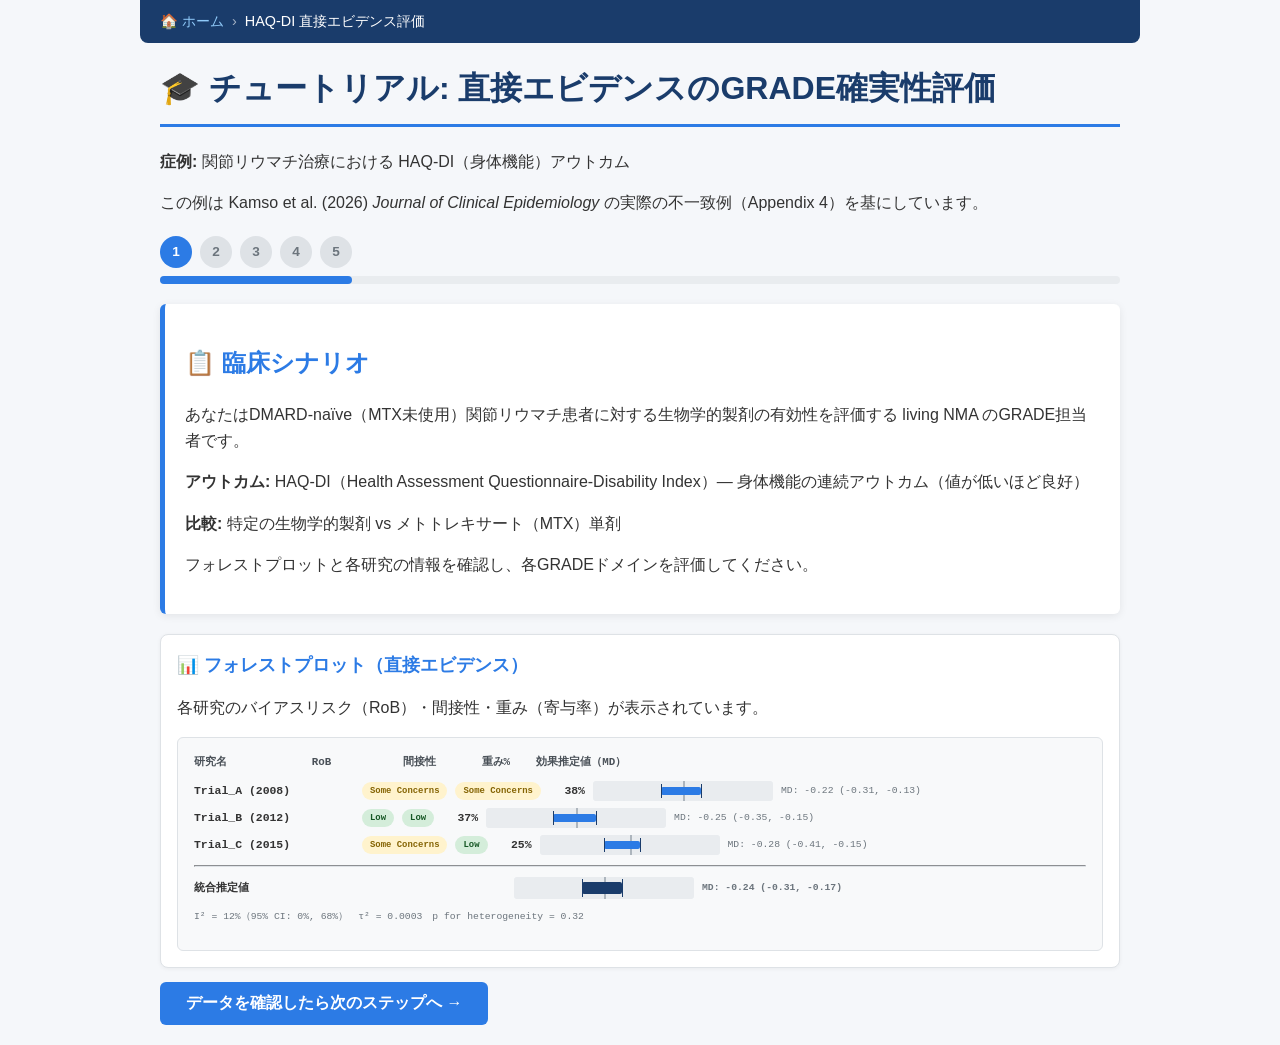
<file: tutorial_haq_direct.html>
<!DOCTYPE html>
<html lang="ja">
<head>
  <meta charset="UTF-8">
  <meta name="viewport" content="width=device-width, initial-scale=1.0">
  <title>HAQ-DI 直接エビデンス評価 | NMA-GRADE チュートリアル</title>
  <link rel="stylesheet" href="css/nma-grade-tutorial.css">
  <style>
    h1 { color: #1a3c6b; }
    .domain-title { color: #2c7be5; }
    .forest-plot {
      background: #f8f9fa;
      border: 1px solid #dee2e6;
      border-radius: 6px;
      padding: 16px;
      font-family: monospace;
      font-size: 0.88em;
      overflow-x: auto;
    }
    .study-row {
      display: flex;
      align-items: center;
      margin: 7px 0;
      gap: 8px;
      flex-wrap: wrap;
    }
    .study-name { width: 160px; font-weight: bold; flex-shrink: 0; }
    .study-ci { color: #6c757d; font-size: 0.85em; }
    .overall-box {
      background: #fff3cd;
      border: 1px solid #ffc107;
      border-radius: 8px;
      padding: 20px;
      margin: 20px 0;
    }
    .summary-table { width: 100%; border-collapse: collapse; }
    .summary-table th, .summary-table td {
      padding: 10px 14px;
      border: 1px solid #dee2e6;
      text-align: center;
    }
    .summary-table th { background: #2c7be5; color: white; }
  </style>
</head>
<body>

<h1>🎓 チュートリアル: 直接エビデンスのGRADE確実性評価</h1>
<p><strong>症例:</strong> 関節リウマチ治療における HAQ-DI（身体機能）アウトカム</p>
<p>この例は Kamso et al. (2026) <em>Journal of Clinical Epidemiology</em> の実際の不一致例（Appendix 4）を基にしています。</p>

<div class="step-indicator" id="stepIndicator">
  <div class="step active" id="step1">1</div>
  <div class="step pending" id="step2">2</div>
  <div class="step pending" id="step3">3</div>
  <div class="step pending" id="step4">4</div>
  <div class="step pending" id="step5">5</div>
</div>
<div class="progress-bar">
  <div class="progress-fill" id="progressFill" style="width:20%"></div>
</div>

<!-- ========== STEP 1: フォレストプロット ========== -->
<div id="section1">
  <div class="scenario-box">
    <h2>📋 臨床シナリオ</h2>
    <p>あなたはDMARD-naïve（MTX未使用）関節リウマチ患者に対する生物学的製剤の有効性を評価する living NMA のGRADE担当者です。</p>
    <p><strong>アウトカム:</strong> HAQ-DI（Health Assessment Questionnaire-Disability Index）— 身体機能の連続アウトカム（値が低いほど良好）</p>
    <p><strong>比較:</strong> 特定の生物学的製剤 vs メトトレキサート（MTX）単剤</p>
    <p>フォレストプロットと各研究の情報を確認し、各GRADEドメインを評価してください。</p>
  </div>

  <div class="domain-card">
    <div class="domain-title">📊 フォレストプロット（直接エビデンス）</div>
    <p>各研究のバイアスリスク（RoB）・間接性・重み（寄与率）が表示されています。</p>

    <div class="forest-plot">
      <div style="color:#495057; font-weight:bold; margin-bottom:10px; font-size:0.95em;">
        研究名 &nbsp;&nbsp;&nbsp;&nbsp;&nbsp;&nbsp;&nbsp;&nbsp;&nbsp;&nbsp;&nbsp; RoB &nbsp;&nbsp;&nbsp;&nbsp;&nbsp;&nbsp;&nbsp;&nbsp;&nbsp; 間接性 &nbsp;&nbsp;&nbsp;&nbsp;&nbsp; 重み% &nbsp;&nbsp; 効果推定値（MD）
      </div>

      <div class="study-row">
        <div class="study-name">Trial_A (2008)</div>
        <span class="rob-badge rob-some">Some Concerns</span>
        <span class="rob-badge rob-some">Some Concerns</span>
        <span style="min-width:36px; text-align:right; font-weight:bold;">38%</span>
        <div style="position:relative; width:180px; height:20px; background:#e9ecef; border-radius:3px; flex-shrink:0;">
          <div style="position:absolute; left:50%; width:2px; height:100%; background:#adb5bd;"></div>
          <div style="position:absolute; left:38%; top:6px; width:22%; height:8px; background:#2c7be5; border-radius:2px;"></div>
          <div style="position:absolute; left:38%; top:3px; width:1px; height:14px; background:#1a3c6b;"></div>
          <div style="position:absolute; left:60%; top:3px; width:1px; height:14px; background:#1a3c6b;"></div>
        </div>
        <span class="study-ci">MD: -0.22 (-0.31, -0.13)</span>
      </div>

      <div class="study-row">
        <div class="study-name">Trial_B (2012)</div>
        <span class="rob-badge rob-low">Low</span>
        <span class="rob-badge rob-low">Low</span>
        <span style="min-width:36px; text-align:right; font-weight:bold;">37%</span>
        <div style="position:relative; width:180px; height:20px; background:#e9ecef; border-radius:3px; flex-shrink:0;">
          <div style="position:absolute; left:50%; width:2px; height:100%; background:#adb5bd;"></div>
          <div style="position:absolute; left:37%; top:6px; width:24%; height:8px; background:#2c7be5; border-radius:2px;"></div>
          <div style="position:absolute; left:37%; top:3px; width:1px; height:14px; background:#1a3c6b;"></div>
          <div style="position:absolute; left:61%; top:3px; width:1px; height:14px; background:#1a3c6b;"></div>
        </div>
        <span class="study-ci">MD: -0.25 (-0.35, -0.15)</span>
      </div>

      <div class="study-row">
        <div class="study-name">Trial_C (2015)</div>
        <span class="rob-badge rob-some">Some Concerns</span>
        <span class="rob-badge rob-low">Low</span>
        <span style="min-width:36px; text-align:right; font-weight:bold;">25%</span>
        <div style="position:relative; width:180px; height:20px; background:#e9ecef; border-radius:3px; flex-shrink:0;">
          <div style="position:absolute; left:50%; width:2px; height:100%; background:#adb5bd;"></div>
          <div style="position:absolute; left:36%; top:6px; width:20%; height:8px; background:#2c7be5; border-radius:2px;"></div>
          <div style="position:absolute; left:36%; top:3px; width:1px; height:14px; background:#1a3c6b;"></div>
          <div style="position:absolute; left:56%; top:3px; width:1px; height:14px; background:#1a3c6b;"></div>
        </div>
        <span class="study-ci">MD: -0.28 (-0.41, -0.15)</span>
      </div>

      <hr style="border-color:#dee2e6; margin:10px 0;">

      <div class="study-row">
        <div class="study-name"><strong>統合推定値</strong></div>
        <span style="min-width:36px;"></span>
        <span style="min-width:100px;"></span>
        <div style="position:relative; width:180px; height:22px; background:#e9ecef; border-radius:3px; flex-shrink:0;">
          <div style="position:absolute; left:50%; width:2px; height:100%; background:#adb5bd;"></div>
          <div style="position:absolute; left:38%; top:5px; width:22%; height:12px; background:#1a3c6b; border-radius:2px;"></div>
          <div style="position:absolute; left:38%; top:2px; width:1px; height:18px; background:#1a3c6b;"></div>
          <div style="position:absolute; left:60%; top:2px; width:1px; height:18px; background:#1a3c6b;"></div>
        </div>
        <span class="study-ci"><strong>MD: -0.24 (-0.31, -0.17)</strong></span>
      </div>

      <p style="margin-top:10px; color:#6c757d; font-size:0.85em;">
        I² = 12%（95% CI: 0%, 68%）　τ² = 0.0003　p for heterogeneity = 0.32
      </p>
    </div>
  </div>

  <button class="next-btn primary" style="display:block;" onclick="showSection(2)">
    データを確認したら次のステップへ →
  </button>
</div>

<!-- ========== STEP 2: バイアスリスク ========== -->
<div id="section2" style="display:none;">
  <div class="domain-card">
    <div class="domain-title">⚠️ ステップ2: バイアスリスク（Study Limitations）<span class="automated-badge">自動判定あり</span></div>

    <table class="info-table">
      <tr><th>研究</th><th>RoB評価</th><th>重み</th><th>主な懸念事項</th></tr>
      <tr>
        <td>Trial_A</td>
        <td><span class="rob-badge rob-some">Some Concerns</span></td>
        <td>38%</td>
        <td>1990年代の研究、MTX低用量（8 mg/week）</td>
      </tr>
      <tr>
        <td>Trial_B</td>
        <td><span class="rob-badge rob-low">Low</span></td>
        <td>37%</td>
        <td>二重盲検RCT、脱落率低い（&lt;10%）</td>
      </tr>
      <tr>
        <td>Trial_C</td>
        <td><span class="rob-badge rob-some">Some Concerns</span></td>
        <td>25%</td>
        <td>オープンラベル設計</td>
      </tr>
    </table>

    <div class="algorithm-box">
      <strong>🤖 自動判定アルゴリズムの計算過程:</strong><br><br>
      Some Concerns または High RoB の累積重み<br>
      = Trial_A（38%）+ Trial_C（25%）= <strong>63%</strong>（50%超）<br><br>
      High RoB のみの累積重み = <strong>0%</strong>（50%未満）<br><br>
      → ルール: Some Concernsの累積重みが50%超、かつHigh RoBが50%未満<br>
      → 自動判定: <strong style="color:#856404;">「Some Concerns」フラグ</strong>
    </div>

    <p><strong>❓ 質問:</strong> 自動判定は「Some Concerns」としています。フォレストプロットを見ると3研究の点推定値は -0.22〜-0.28 と非常に近接しています。Low RoB の Trial_B（重み37%）も同様の結果です。あなたの最終判断は？</p>

    <button class="rating-btn" onclick="checkROB(this,'not_serious')">深刻でない (Not Serious)</button>
    <button class="rating-btn" onclick="checkROB(this,'some_concerns')">いくらかの懸念 (Some Concerns) ← 自動判定</button>
    <button class="rating-btn" onclick="checkROB(this,'serious')">深刻 (Serious)</button>

    <div id="robFeedback" class="feedback"></div>
    <button class="next-btn primary" id="next2Btn" onclick="showSection(3)">次のステップへ →</button>
  </div>
</div>

<!-- ========== STEP 3: 不一致性 ========== -->
<div id="section3" style="display:none;">
  <div class="domain-card">
    <div class="domain-title">🔄 ステップ3: 不一致性（Inconsistency）<span class="automated-badge">自動判定あり</span></div>

    <div class="algorithm-box">
      <strong>🤖 自動判定アルゴリズム:</strong><br><br>
      I² = <strong>12%</strong>（閾値 30% 未満）<br>
      → ルール: I² &lt; 30% → 自動判定: <strong>「Not Serious（深刻でない）」</strong>
    </div>

    <div style="background:#fff3cd; border:1px solid #ffc107; padding:14px; border-radius:6px; margin:12px 0;">
      <strong>⚡ 実際の不一致例（Appendix 4 HAQ の行より）:</strong><br>
      論文中では自動判定が <strong style="color:#721c24;">「Serious」</strong> と出力されていました（計算条件の違いによる）。<br>
      評価者Glenはフォレストプロットを確認し <strong style="color:#28a745;">「Not Serious」</strong> に変更。<br>
      評価者Samも最終的に同意。<br>
      → 最終判定: <strong>Not Serious</strong>（確実性が Moderate → High に向上）
    </div>

    <p>フォレストプロットと統計値から、不一致性を評価してください。</p>
    <p>参考: I²=12%、p=0.32（有意な異質性なし）、点推定値 -0.22〜-0.28（非常に近接）</p>

    <button class="rating-btn" onclick="checkInconsistency(this,'not_serious')">深刻でない (Not Serious) — I²=12%</button>
    <button class="rating-btn" onclick="checkInconsistency(this,'some_concerns')">いくらかの懸念 (Some Concerns)</button>
    <button class="rating-btn" onclick="checkInconsistency(this,'serious')">深刻 (Serious) — 誤った自動判定</button>

    <div id="inconsistencyFeedback" class="feedback"></div>
    <button class="next-btn primary" id="next3Btn" onclick="showSection(4)">次のステップへ →</button>
  </div>
</div>

<!-- ========== STEP 4: 間接性 ========== -->
<div id="section4" style="display:none;">
  <div class="domain-card">
    <div class="domain-title">🎯 ステップ4: 間接性（Indirectness）<span class="automated-badge">自動判定あり</span></div>

    <table class="info-table">
      <tr><th>研究</th><th>間接性</th><th>重み</th><th>MTX用量</th><th>罹患期間</th></tr>
      <tr>
        <td>Trial_A</td>
        <td><span class="rob-badge rob-some">Some Concerns</span></td>
        <td>38%</td>
        <td>8 mg/week ⚠️</td>
        <td>4.2年</td>
      </tr>
      <tr>
        <td>Trial_B</td>
        <td><span class="rob-badge rob-low">Low</span></td>
        <td>37%</td>
        <td>15 mg/week ✅</td>
        <td>1.8年</td>
      </tr>
      <tr>
        <td>Trial_C</td>
        <td><span class="rob-badge rob-low">Low</span></td>
        <td>25%</td>
        <td>15 mg/week ✅</td>
        <td>2.3年</td>
      </tr>
    </table>

    <div class="algorithm-box">
      <strong>🤖 自動判定アルゴリズム（Appendix 2a より）:</strong><br><br>
      判定ルール:<br>
      ・MTX ≤ 10 mg/week → Some Concerns（Trial_A 該当）<br><br>
      Some Concerns の累積重み = <strong>38%</strong>（30%〜50% の範囲）<br>
      High indirectness の累積重み = <strong>0%</strong><br><br>
      → ルール: Some Concerns 重みが 30〜50% の場合はフラグのみ、自動ダウングレードなし<br>
      → 自動判定: <strong>「Not Serious」</strong>
    </div>

    <button class="rating-btn" onclick="checkIndirectness(this,'not_serious')">深刻でない (Not Serious) ← 自動判定</button>
    <button class="rating-btn" onclick="checkIndirectness(this,'some_concerns')">いくらかの懸念 (Some Concerns)</button>
    <button class="rating-btn" onclick="checkIndirectness(this,'serious')">深刻 (Serious)</button>

    <div id="indirectnessFeedback" class="feedback"></div>
    <button class="next-btn primary" id="next4Btn" onclick="showSection(5)">次のステップへ →</button>
  </div>
</div>

<!-- ========== STEP 5: 総合評価 ========== -->
<div id="section5" style="display:none;">
  <div class="overall-box">
    <h2>🏁 ステップ5: 総合確実性評価</h2>

    <table class="summary-table">
      <tr>
        <th>ドメイン</th>
        <th>自動判定</th>
        <th>最終判定</th>
        <th>数値（ダウングレード換算）</th>
      </tr>
      <tr>
        <td>バイアスリスク</td>
        <td>Some Concerns</td>
        <td class="grade-moderate">Some Concerns</td>
        <td>-0.5</td>
      </tr>
      <tr>
        <td>不一致性</td>
        <td><span style="color:#dc3545;">Serious（誤）</span></td>
        <td class="grade-high">Not Serious ✓修正済</td>
        <td>0</td>
      </tr>
      <tr>
        <td>間接性</td>
        <td>Not Serious</td>
        <td class="grade-high">Not Serious</td>
        <td>0</td>
      </tr>
      <tr>
        <td>出版バイアス</td>
        <td>—</td>
        <td>検出されず</td>
        <td>0</td>
      </tr>
      <tr style="background:#e8f5e9;">
        <td><strong>合計</strong></td>
        <td>—</td>
        <td colspan="2"><strong>-0.5 → 切り捨て → 0回ダウングレード</strong></td>
      </tr>
    </table>

    <p style="margin-top:16px;"><strong>最終確実性評価を選択してください:</strong></p>
    <button class="rating-btn" onclick="checkOverall(this,'high')">High（高）⊕⊕⊕⊕</button>
    <button class="rating-btn" onclick="checkOverall(this,'moderate')">Moderate（中）⊕⊕⊕◯</button>
    <button class="rating-btn" onclick="checkOverall(this,'low')">Low（低）⊕⊕◯◯</button>
    <button class="rating-btn" onclick="checkOverall(this,'very_low')">Very Low（非常に低）⊕◯◯◯</button>

    <div id="overallFeedback" class="feedback"></div>
  </div>

  <div class="completion-box" id="completionBox">
    <h2>🎉 チュートリアル完了！</h2>
    <p><strong>学習のポイント:</strong></p>
    <ul>
      <li>自動判定はあくまで出発点。フォレストプロットの視覚的確認が重要</li>
      <li>I²=12%、p=0.32、点推定値の近似 → 不一致性「Not Serious」が明確</li>
      <li>自動の「Serious」誤判定を修正したことで Moderate → <strong>High</strong> に向上</li>
      <li>Some Concerns 研究が63%の重みでも、点推定値が一致していれば影響は限定的</li>
    </ul>
    <p style="margin-top:16px;">
      <a href="tutorial_sae_direct.html" class="start-btn">次の例: SAE 評価者間不一致 →</a>
    </p>
  </div>
</div>

<script src="js/common.js"></script>
<script src="js/progress.js"></script>
<script>
function showSection(n) {
  for (var i = 1; i <= 5; i++) {
    var sec  = document.getElementById('section' + i);
    var step = document.getElementById('step' + i);
    if (sec)  sec.style.display = (i === n) ? 'block' : 'none';
    if (step) step.className = 'step ' + (i < n ? 'completed' : i === n ? 'active' : 'pending');
  }
  document.getElementById('progressFill').style.width = (n * 20) + '%';
  window.scrollTo(0, 100);
}

function checkROB(btn, answer) {
  document.querySelectorAll('#section2 .rating-btn').forEach(function(b) { b.className = 'rating-btn'; });
  var fb = document.getElementById('robFeedback');
  if (answer === 'some_concerns') {
    btn.className = 'rating-btn correct';
    fb.className  = 'feedback correct';
    fb.innerHTML  = '✅ 自動判定と一致します。Some Concerns 研究の累積重みが63%（>50%）のため「Some Concerns」フラグが適切です。ただし点推定値の一致性を重視してNot Seriousとする専門家もいます（close callの典型例）。';
  } else if (answer === 'not_serious') {
    btn.className = 'rating-btn incorrect';
    fb.className  = 'feedback incorrect';
    fb.innerHTML  = '⚠️ 誤りではありませんが標準的ではありません。Some Concerns 研究が63%を占めるため、最低でも「Some Concerns」フラグが推奨されます。点推定値の近似性を根拠にするなら、コメント欄に明記してください。';
  } else {
    btn.className = 'rating-btn incorrect';
    fb.className  = 'feedback incorrect';
    fb.innerHTML  = '❌ 過大評価です。High RoB 研究は含まれておらず、点推定値も非常に近接しています。「Some Concerns」が最も適切です。';
  }
  fb.style.display = 'block';
  document.getElementById('next2Btn').style.display = 'inline-block';
}

function checkInconsistency(btn, answer) {
  document.querySelectorAll('#section3 .rating-btn').forEach(function(b) { b.className = 'rating-btn'; });
  var fb = document.getElementById('inconsistencyFeedback');
  if (answer === 'not_serious') {
    btn.className = 'rating-btn correct';
    fb.className  = 'feedback correct';
    fb.innerHTML  = '✅ 正解！実際の論文での最終判断です。I²=12%、p=0.32、点推定値 -0.22〜-0.28 の近似から「Not Serious」が明確です。自動判定「Serious」の誤りを専門家が修正した重要な例です。';
  } else {
    btn.className = 'rating-btn incorrect';
    fb.className  = 'feedback incorrect';
    fb.innerHTML  = '❌ I²=12%、p=0.32、点推定値の近似性から「Not Serious」が正解です。フォレストプロットの視覚的確認が、自動判定の誤りを修正するために重要でした。';
  }
  fb.style.display = 'block';
  document.getElementById('next3Btn').style.display = 'inline-block';
}

function checkIndirectness(btn, answer) {
  document.querySelectorAll('#section4 .rating-btn').forEach(function(b) { b.className = 'rating-btn'; });
  var fb = document.getElementById('indirectnessFeedback');
  if (answer === 'not_serious') {
    btn.className = 'rating-btn correct';
    fb.className  = 'feedback correct';
    fb.innerHTML  = '✅ 正解！自動判定と一致します。Trial_A の MTX 低用量（8 mg）で Some Concerns ですが、累積重み 38% は自動ダウングレード閾値の 50% 未満です。Not Serious が妥当です。';
  } else {
    btn.className = 'rating-btn incorrect';
    fb.className  = 'feedback incorrect';
    fb.innerHTML  = '❌ Some Concerns 研究の重みは 38%（<50% 閾値）のため、自動ダウングレードは発動しません。Low indirectness 研究が62%を占め、Not Serious が最適です。';
  }
  fb.style.display = 'block';
  document.getElementById('next4Btn').style.display = 'inline-block';
}

function checkOverall(btn, answer) {
  document.querySelectorAll('#section5 .rating-btn').forEach(function(b) { b.className = 'rating-btn'; });
  var fb = document.getElementById('overallFeedback');
  if (answer === 'high') {
    btn.className = 'rating-btn correct';
    fb.className  = 'feedback correct';
    fb.innerHTML  = '✅ 正解！計算: Some Concerns(-0.5) + Not Serious(0) + Not Serious(0) = -0.5 → 切り捨て → 0回ダウングレード → <strong>High Certainty ⊕⊕⊕⊕</strong><br>自動判定の誤り（不一致性 Serious）を修正したことで Moderate → High に向上しました。';
    document.getElementById('completionBox').style.display = 'block';
    NMAProgress.markCompleted('tutorial_haq_direct');
  } else if (answer === 'moderate') {
    btn.className = 'rating-btn incorrect';
    fb.className  = 'feedback incorrect';
    fb.innerHTML  = '❌ Moderate は不一致性を「Serious」のままにした場合の結果です。Not Serious に修正された場合、ダウングレードは0回となり High が正解です。';
  } else {
    btn.className = 'rating-btn incorrect';
    fb.className  = 'feedback incorrect';
    fb.innerHTML  = '❌ ダウングレード回数が多すぎます。Some Concerns(-0.5) のみで合計 -0.5、切り捨てで0回ダウングレード → High が正解です。';
  }
  fb.style.display = 'block';
}
</script>

</body>
</html>
</file>
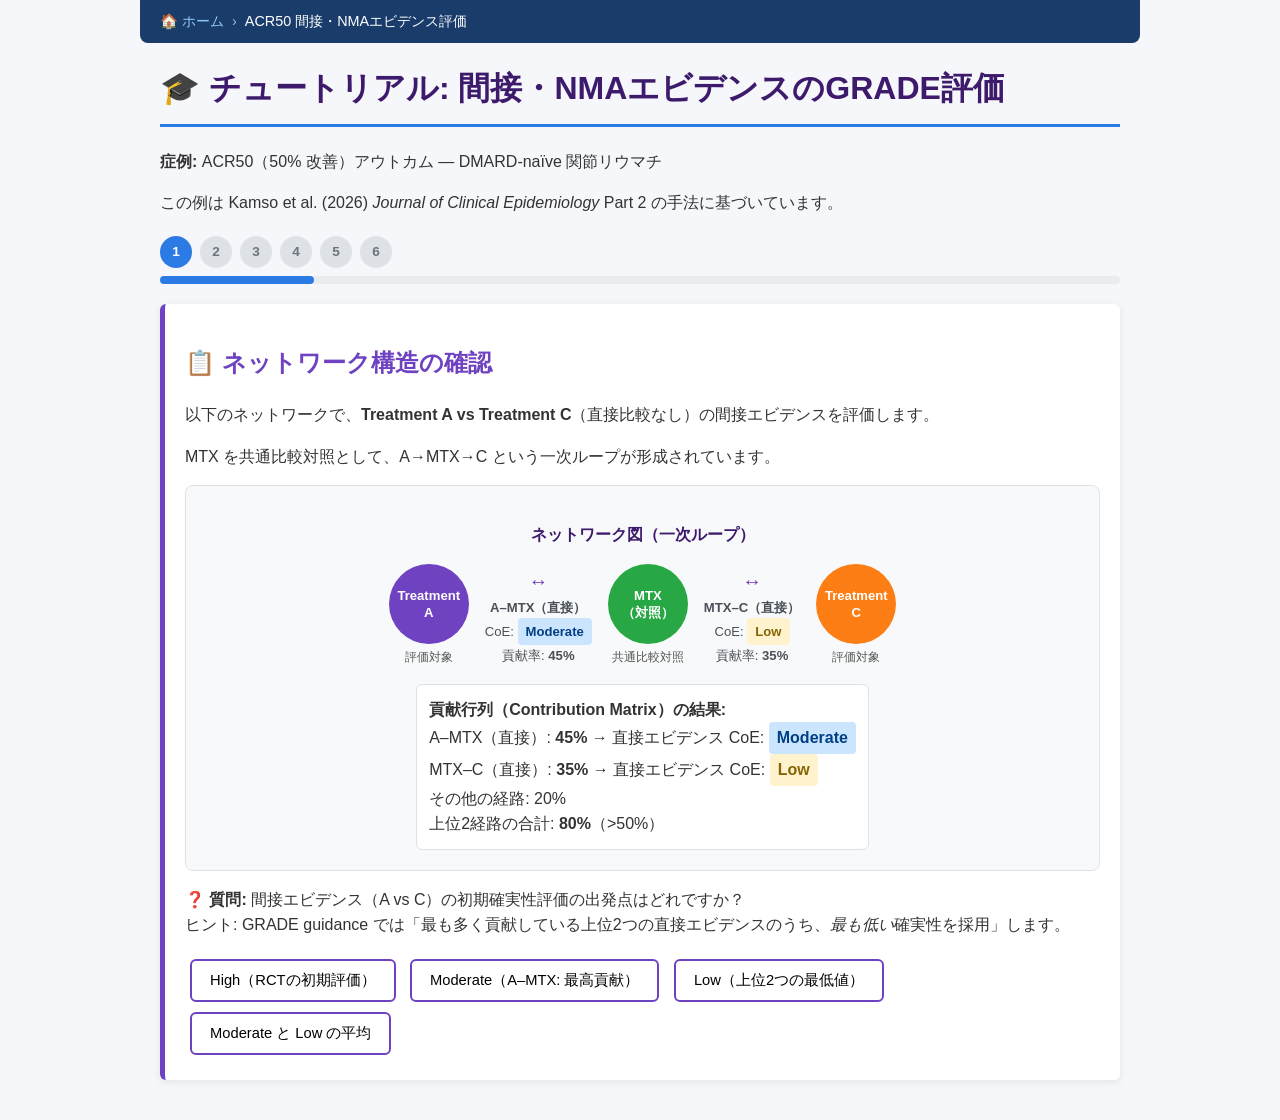
<file: tutorial_indirect_acr50.html>
<!DOCTYPE html>
<html lang="ja">
<head>
  <meta charset="UTF-8">
  <meta name="viewport" content="width=device-width, initial-scale=1.0">
  <title>ACR50 間接・NMAエビデンス評価 | NMA-GRADE チュートリアル</title>
  <link rel="stylesheet" href="css/nma-grade-tutorial.css">
  <style>
    h1 { color: #3d1a6b; }
    h2 { color: #6f42c1; }
    .domain-title { color: #6f42c1; }
    .scenario-box { border-left-color: #6f42c1; }
    .rating-btn   { border-color: #6f42c1; }
    .rating-btn:hover { background: #6f42c1; color: white; }
    .next-btn.primary { background: #6f42c1; }
    .next-btn.primary:hover { background: #5a2d9e; }
    .automated-badge { background: #e8d5f5; color: #6f42c1; }
    .algorithm-box {
      background: #f3e5f5;
      border: 2px solid #6f42c1;
      border-radius: 8px;
      padding: 14px 18px;
      margin: 12px 0;
    }
    .network-diagram {
      background: #f8f9fa;
      border: 1px solid #dee2e6;
      border-radius: 8px;
      padding: 20px;
      text-align: center;
      margin: 14px 0;
    }
    .node {
      display: inline-flex;
      align-items: center;
      justify-content: center;
      width: 80px;
      height: 80px;
      border-radius: 50%;
      color: white;
      font-weight: bold;
      font-size: 0.82em;
      text-align: center;
      line-height: 1.3;
    }
    .node-target    { background: #6f42c1; }
    .node-reference { background: #28a745; }
    .node-target2   { background: #fd7e14; }
    .edge-info {
      display: flex;
      flex-direction: column;
      align-items: center;
      font-size: 0.82em;
      color: #495057;
      min-width: 90px;
    }
    .completion-box { background: #e8d5f5; border-color: #6f42c1; }
    .completion-box h2 { color: #3d1a6b; }
  </style>
</head>
<body>

<h1>🎓 チュートリアル: 間接・NMAエビデンスのGRADE評価</h1>
<p><strong>症例:</strong> ACR50（50% 改善）アウトカム — DMARD-naïve 関節リウマチ</p>
<p>この例は Kamso et al. (2026) <em>Journal of Clinical Epidemiology</em> Part 2 の手法に基づいています。</p>

<div class="step-indicator" id="stepIndicator">
  <div class="step active" id="step1">1</div>
  <div class="step pending" id="step2">2</div>
  <div class="step pending" id="step3">3</div>
  <div class="step pending" id="step4">4</div>
  <div class="step pending" id="step5">5</div>
  <div class="step pending" id="step6">6</div>
</div>
<div class="progress-bar">
  <div class="progress-fill" id="progressFill" style="width:16%"></div>
</div>

<!-- ========== STEP 1: ネットワーク構造 ========== -->
<div id="section1">
  <div class="scenario-box">
    <h2>📋 ネットワーク構造の確認</h2>
    <p>以下のネットワークで、<strong>Treatment A vs Treatment C</strong>（直接比較なし）の間接エビデンスを評価します。</p>
    <p>MTX を共通比較対照として、A→MTX→C という一次ループが形成されています。</p>

    <div class="network-diagram">
      <p style="font-weight:bold; color:#3d1a6b; margin-bottom:16px;">ネットワーク図（一次ループ）</p>
      <div style="display:flex; justify-content:center; align-items:center; gap:16px; flex-wrap:wrap;">
        <div style="text-align:center;">
          <div class="node node-target">Treatment<br>A</div>
          <div style="font-size:0.78em; color:#555; margin-top:4px;">評価対象</div>
        </div>
        <div class="edge-info">
          <div style="font-size:1.5em; color:#6f42c1;">↔</div>
          <div><strong>A–MTX（直接）</strong></div>
          <div>CoE: <span class="grade-moderate">Moderate</span></div>
          <div>貢献率: <strong>45%</strong></div>
        </div>
        <div style="text-align:center;">
          <div class="node node-reference">MTX<br>（対照）</div>
          <div style="font-size:0.78em; color:#555; margin-top:4px;">共通比較対照</div>
        </div>
        <div class="edge-info">
          <div style="font-size:1.5em; color:#6f42c1;">↔</div>
          <div><strong>MTX–C（直接）</strong></div>
          <div>CoE: <span class="grade-low">Low</span></div>
          <div>貢献率: <strong>35%</strong></div>
        </div>
        <div style="text-align:center;">
          <div class="node node-target2">Treatment<br>C</div>
          <div style="font-size:0.78em; color:#555; margin-top:4px;">評価対象</div>
        </div>
      </div>
      <div style="margin-top:16px; background:white; border:1px solid #dee2e6; border-radius:6px; padding:12px; text-align:left; display:inline-block; min-width:320px;">
        <strong>貢献行列（Contribution Matrix）の結果:</strong><br>
        A–MTX（直接）: <strong>45%</strong> → 直接エビデンス CoE: <span class="grade-moderate">Moderate</span><br>
        MTX–C（直接）: <strong>35%</strong> → 直接エビデンス CoE: <span class="grade-low">Low</span><br>
        その他の経路: 20%<br>
        上位2経路の合計: <strong>80%</strong>（>50%）
      </div>
    </div>

    <p><strong>❓ 質問:</strong> 間接エビデンス（A vs C）の初期確実性評価の出発点はどれですか？<br>
    ヒント: GRADE guidance では「最も多く貢献している上位2つの直接エビデンスのうち、<em>最も低い</em>確実性を採用」します。</p>

    <button class="rating-btn" onclick="checkInitial(this,'high')">High（RCTの初期評価）</button>
    <button class="rating-btn" onclick="checkInitial(this,'moderate')">Moderate（A–MTX: 最高貢献）</button>
    <button class="rating-btn" onclick="checkInitial(this,'low')">Low（上位2つの最低値）</button>
    <button class="rating-btn" onclick="checkInitial(this,'average')">Moderate と Low の平均</button>

    <div id="initialFeedback" class="feedback"></div>
    <button class="next-btn primary" id="next1Btn" onclick="showSection(2)">次のステップへ →</button>
  </div>
</div>

<!-- ========== STEP 2: 非推移性 ========== -->
<div id="section2" style="display:none;">
  <div class="domain-card">
    <div class="domain-title">🔀 ステップ2: 非推移性（Intransitivity）の評価 <span class="automated-badge">自動アルゴリズム</span></div>

    <p>各直接エビデンス経路の間接性評価を使って、非推移性を自動判定します。</p>

    <table class="info-table">
      <tr><th>直接エビデンス</th><th>間接性評価</th><th>患者集団の差異</th><th>介入の差異</th></tr>
      <tr>
        <td>A–MTX（貢献率45%）</td>
        <td><span class="rob-badge rob-some">Some Concerns</span></td>
        <td>罹患期間 2〜3年（やや長め）</td>
        <td>MTX 用量 8〜12 mg</td>
      </tr>
      <tr>
        <td>MTX–C（貢献率35%）</td>
        <td><span class="rob-badge rob-high">Serious</span></td>
        <td>罹患期間 5年超、1990年代試験</td>
        <td>MTX 用量 5〜8 mg（非常に低い）</td>
      </tr>
    </table>

    <div class="algorithm-box">
      <strong>📐 自動アルゴリズム（Figure 2 より）:</strong><br><br>
      ルール（判定の優先順位）:<br>
      1. いずれかの経路が「Serious」→ 非推移性を「Serious」→ 1段階ダウングレード<br>
      2. 両方が「Not Serious」→ 非推移性を「Not Serious」<br>
      3. 「Some Concerns」のみ → 非推移性を「Some Concerns」フラグ（自動ダウングレードなし）<br><br>
      今回: MTX–C の間接性が <strong style="color:#721c24;">Serious</strong><br>
      → 自動判定: <strong style="color:#721c24;">Serious（1段階ダウングレード）</strong>
    </div>

    <div style="background:#e8f4fd; border:1px solid #2c7be5; padding:12px; border-radius:6px; margin:12px 0;">
      <strong>⚠️ 重要な注意（論文より）:</strong><br>
      上位2経路の合計貢献率 = 45% + 35% = <strong>80%</strong>（>50%）<br>
      → アルゴリズムの信頼性は高い。<br>
      合計が 50% 未満の場合、専門家はアルゴリズムの判断に懸念を示しました。
    </div>

    <p><strong>❓ 質問:</strong> 非推移性の評価を選択してください。</p>
    <button class="rating-btn" onclick="checkIntransitivity(this,'not_serious')">深刻でない（Not Serious）</button>
    <button class="rating-btn" onclick="checkIntransitivity(this,'some_concerns')">いくらかの懸念（Some Concerns）</button>
    <button class="rating-btn" onclick="checkIntransitivity(this,'serious')">深刻（Serious）→ 1段階ダウングレード</button>

    <div id="intransitivityFeedback" class="feedback"></div>
    <button class="next-btn primary" id="next2Btn" onclick="showSection(3)">次のステップへ →</button>
  </div>
</div>

<!-- ========== STEP 3: 間接エビデンス確実性 ========== -->
<div id="section3" style="display:none;">
  <div class="domain-card">
    <div class="domain-title">📊 ステップ3: 間接エビデンスの確実性（ここまでの計算）</div>

    <div class="algorithm-box">
      <strong>📐 計算の確認:</strong><br><br>
      Step 1: 出発点 = 上位2経路の最低 CoE = <span class="grade-low">Low</span><br>
      Step 2: 非推移性 = Serious → <strong>1段階ダウングレード</strong><br><br>
      Low − 1段階 = <span class="grade-vlow">Very Low</span><br><br>
      → 間接エビデンスの確実性（不精確さ除く）: <strong><span class="grade-vlow">Very Low</span></strong>
    </div>

    <p><strong>❓ 確認問題:</strong> ここまでの計算で間接エビデンスの仮確実性（不精確さを除く）は何になりますか？</p>

    <button class="rating-btn" onclick="checkIndirect(this,'low')">Low ⊕⊕◯◯</button>
    <button class="rating-btn" onclick="checkIndirect(this,'very_low')">Very Low ⊕◯◯◯</button>
    <button class="rating-btn" onclick="checkIndirect(this,'moderate')">Moderate ⊕⊕⊕◯</button>
    <button class="rating-btn" onclick="checkIndirect(this,'high')">High ⊕⊕⊕⊕</button>

    <div id="indirectFeedback" class="feedback"></div>
    <button class="next-btn primary" id="next3Btn" onclick="showSection(4)">次のステップへ →</button>
  </div>
</div>

<!-- ========== STEP 4: NMA推定値 + 非整合性 ========== -->
<div id="section4" style="display:none;">
  <div class="domain-card">
    <div class="domain-title">🌐 ステップ4: NMA推定値の評価と非整合性（Incoherence）<span class="automated-badge">自動アルゴリズム</span></div>

    <table class="info-table">
      <tr><th>推定値の種類</th><th>貢献率</th><th>仮確実性（不精確さ除く）</th></tr>
      <tr>
        <td>直接エビデンス（A–C）</td>
        <td>0%（直接比較なし）</td>
        <td>N/A</td>
      </tr>
      <tr>
        <td>間接エビデンス（A–MTX–C）</td>
        <td>100%</td>
        <td><span class="grade-vlow">Very Low</span></td>
      </tr>
    </table>

    <div class="algorithm-box">
      <strong>📐 NMA 初期評価アルゴリズム（Figure 3 より）:</strong><br><br>
      直接比較なし → 間接エビデンスのみ → 間接エビデンスの仮確実性を NMA の出発点とする<br><br>
      NMA 出発点: <span class="grade-vlow">Very Low</span><br><br>
      非整合性（Incoherence）テスト:<br>
      直接比較が存在しないため → <strong>評価不要</strong>
    </div>

    <p><strong>❓ 質問:</strong> A vs C の非整合性（Incoherence）評価はどうなりますか？</p>
    <button class="rating-btn" onclick="checkIncoherence(this,'not_needed')">評価不要（直接比較なし）</button>
    <button class="rating-btn" onclick="checkIncoherence(this,'not_serious')">Not Serious（整合している）</button>
    <button class="rating-btn" onclick="checkIncoherence(this,'serious')">Serious（不整合あり）</button>

    <div id="incoherenceFeedback" class="feedback"></div>
    <button class="next-btn primary" id="next4Btn" onclick="showSection(5)">次のステップへ →</button>
  </div>
</div>

<!-- ========== STEP 5: 不精確さ ========== -->
<div id="section5" style="display:none;">
  <div class="domain-card">
    <div class="domain-title">📏 ステップ5: 不精確さ（Imprecision）の評価 <span class="automated-badge">自動計算ツール</span></div>

    <p>最小化された文脈的枠組み（Minimally Contextualized Framework）に基づいて評価します。</p>

    <table class="info-table">
      <tr><th>パラメータ</th><th>値</th></tr>
      <tr><td>NMA 推定値（リスク差）</td><td>12.5%</td></tr>
      <tr><td>95% CrI（信頼区間）</td><td>−2.3% 〜 27.3%</td></tr>
      <tr><td>小さな効果の閾値（MID）</td><td>5%</td></tr>
      <tr><td>大きな効果の閾値</td><td>20%</td></tr>
    </table>

    <div class="algorithm-box">
      <strong>📐 不精確さ評価のルール（Table 1 より）:</strong><br><br>
      95% CrI: −2.3% 〜 27.3%<br><br>
      確認ポイント:<br>
      ・下限（−2.3%）が null（0%）を<strong>下回る</strong> → 効果なし〜有害の可能性を含む ✓<br>
      ・上限（27.3%）が大きな効果閾値（20%）を<strong>超える</strong> → 大きな効果の可能性を含む ✓<br><br>
      → CrI が null と大きな効果閾値の両方をまたぐ<br>
      → <strong style="color:#721c24;">Very Serious（2段階ダウングレード）</strong>
    </div>

    <p><strong>❓ 質問:</strong> 不精確さの評価を選択してください。</p>
    <button class="rating-btn" onclick="checkImprecision(this,'not_serious')">深刻でない</button>
    <button class="rating-btn" onclick="checkImprecision(this,'serious')">深刻（1段階）</button>
    <button class="rating-btn" onclick="checkImprecision(this,'very_serious')">非常に深刻（2段階）</button>
    <button class="rating-btn" onclick="checkImprecision(this,'extremely_serious')">極めて深刻（3段階）</button>

    <div id="imprecisionFeedback" class="feedback"></div>
    <button class="next-btn primary" id="next5Btn" onclick="showSection(6)">次のステップへ →</button>
  </div>
</div>

<!-- ========== STEP 6: 最終評価 ========== -->
<div id="section6" style="display:none;">
  <div class="domain-card">
    <div class="domain-title">🏁 ステップ6: NMA 最終確実性評価</div>

    <table class="info-table">
      <tr><th>評価段階</th><th>出発点</th><th>調整内容</th><th>結果</th></tr>
      <tr>
        <td>直接エビデンス A–MTX</td>
        <td>High</td>
        <td>RoB: Some Concerns(−0.5), 間接性: Some Concerns(−0.5)</td>
        <td><span class="grade-moderate">Moderate</span></td>
      </tr>
      <tr>
        <td>直接エビデンス MTX–C</td>
        <td>High</td>
        <td>RoB: Serious(−1), 間接性: Serious(−1)</td>
        <td><span class="grade-low">Low</span></td>
      </tr>
      <tr>
        <td>間接エビデンス（出発点）</td>
        <td>—</td>
        <td>上位2経路の最低値を採用</td>
        <td><span class="grade-low">Low</span></td>
      </tr>
      <tr>
        <td>非推移性</td>
        <td>Low</td>
        <td>Serious → −1段階</td>
        <td><span class="grade-vlow">Very Low</span></td>
      </tr>
      <tr>
        <td>非整合性</td>
        <td>—</td>
        <td>評価不要（直接比較なし）</td>
        <td>0</td>
      </tr>
      <tr>
        <td>不精確さ</td>
        <td>Very Low</td>
        <td>Very Serious → −2段階</td>
        <td><span class="grade-vlow">Extremely Low</span></td>
      </tr>
      <tr style="background:#e8d5f5;">
        <td colspan="3"><strong>最終 NMA 確実性</strong></td>
        <td><strong>Extremely Low → 表示上 Very Low に集約</strong></td>
      </tr>
    </table>

    <p><strong>❓ 最終 NMA 確実性評価を選択してください:</strong></p>
    <button class="rating-btn" onclick="checkFinal(this,'moderate')">Moderate ⊕⊕⊕◯</button>
    <button class="rating-btn" onclick="checkFinal(this,'low')">Low ⊕⊕◯◯</button>
    <button class="rating-btn" onclick="checkFinal(this,'very_low')">Very Low ⊕◯◯◯（Extremely Low を含む）</button>
    <button class="rating-btn" onclick="checkFinal(this,'high')">High ⊕⊕⊕⊕</button>

    <div id="finalFeedback" class="feedback"></div>
  </div>

  <div class="completion-box" id="completionBox" style="display:none; border:2px solid #6f42c1; border-radius:8px; padding:24px; margin:20px 0;">
    <h2>🎉 チュートリアル完了！</h2>
    <h3 style="color:#3d1a6b;">間接・NMAエビデンスのGRADE評価フロー まとめ</h3>
    <div style="background:white; padding:16px; border-radius:6px; margin:12px 0; border:1px solid #dee2e6;">
      <strong>Step B1:</strong> 貢献行列で上位2経路を特定 → A–MTX（45%）, MTX–C（35%）<br>
      <strong>Step B2:</strong> 最低 CoE = Low → 非推移性 Serious → −1 → <span class="grade-vlow">Very Low</span><br>
      <strong>Step C1:</strong> 直接比較なし → 間接エビデンスが NMA の出発点<br>
      <strong>Step C2:</strong> 非整合性 → 評価不要（直接比較なし）<br>
      <strong>Step C3:</strong> 不精確さ Very Serious → −2 → <span class="grade-vlow">Extremely Low（= Very Low）</span>
    </div>
    <p><strong>重要なポイント:</strong></p>
    <ul>
      <li>貢献行列は支配的な証拠経路を客観的に特定する強力なツール</li>
      <li>上位2経路の合計が 50% 未満の場合、非推移性アルゴリズムの信頼性は低下する</li>
      <li>「Extremely Low」は透明性のために使用するが、最終 SoF テーブルでは Very Low に集約</li>
      <li>直接比較がない場合、非整合性テストは実施できない</li>
    </ul>
    <p style="margin-top:16px;">
      <a href="index.html" class="start-btn">🏠 ホームに戻る</a>
    </p>
  </div>
</div>

<script src="js/common.js"></script>
<script src="js/progress.js"></script>
<script>
function showSection(n) {
  for (var i = 1; i <= 6; i++) {
    var sec  = document.getElementById('section' + i);
    var step = document.getElementById('step' + i);
    if (sec)  sec.style.display = (i === n) ? 'block' : 'none';
    if (step) step.className = 'step ' + (i < n ? 'completed' : i === n ? 'active' : 'pending');
  }
  document.getElementById('progressFill').style.width = Math.round(n / 6 * 100) + '%';
  window.scrollTo(0, 100);
}

function checkInitial(btn, answer) {
  document.querySelectorAll('#section1 .rating-btn').forEach(function(b) { b.className = 'rating-btn'; });
  var fb = document.getElementById('initialFeedback');
  if (answer === 'low') {
    btn.className = 'rating-btn correct';
    fb.className  = 'feedback correct';
    fb.innerHTML  = '✅ 正解！GRADE guidance（Brignardello-Petersen 2018）では、一次ループを構成する直接エビデンスの<strong>最も低い確実性</strong>を採用します。A–MTX（Moderate）と MTX–C（Low）の最低値は Low です。';
  } else {
    btn.className = 'rating-btn incorrect';
    fb.className  = 'feedback incorrect';
    fb.innerHTML  = '❌ GRADE guidance では、上位2経路（A–MTX: Moderate, MTX–C: Low）のうち<strong>最も低い確実性</strong>（Low）を採用します。平均や最高値ではなく、最低値が出発点です。';
  }
  fb.style.display = 'block';
  document.getElementById('next1Btn').style.display = 'inline-block';
}

function checkIntransitivity(btn, answer) {
  document.querySelectorAll('#section2 .rating-btn').forEach(function(b) { b.className = 'rating-btn'; });
  var fb = document.getElementById('intransitivityFeedback');
  if (answer === 'serious') {
    btn.className = 'rating-btn correct';
    fb.className  = 'feedback correct';
    fb.innerHTML  = '✅ 正解！MTX–C 経路の間接性が Serious のため、アルゴリズムは非推移性を「Serious」と判定し、1段階ダウングレードします（Low → Very Low）。上位2経路の合計貢献率が 80%（>50%）なので、このアルゴリズムは信頼できます。';
  } else {
    btn.className = 'rating-btn incorrect';
    fb.className  = 'feedback incorrect';
    fb.innerHTML  = '❌ MTX–C 経路の間接性が「Serious」のため、アルゴリズムのルール1が適用されます。「いずれかの経路が Serious → 非推移性 Serious」です。1990年代試験で MTX 用量が非常に低く（5〜8 mg）、現代の臨床実践と大きく異なります。';
  }
  fb.style.display = 'block';
  document.getElementById('next2Btn').style.display = 'inline-block';
}

function checkIndirect(btn, answer) {
  document.querySelectorAll('#section3 .rating-btn').forEach(function(b) { b.className = 'rating-btn'; });
  var fb = document.getElementById('indirectFeedback');
  if (answer === 'very_low') {
    btn.className = 'rating-btn correct';
    fb.className  = 'feedback correct';
    fb.innerHTML  = '✅ 正解！計算: 出発点 Low − 非推移性 Serious（1段階）= <strong>Very Low</strong>。次のステップで NMA 推定値と不精確さを評価します。';
  } else {
    btn.className = 'rating-btn incorrect';
    fb.className  = 'feedback incorrect';
    fb.innerHTML  = '❌ 計算を確認してください。出発点（上位2経路の最低値）= Low、非推移性 Serious = −1段階 → Low − 1 = <strong>Very Low</strong> が正解です。';
  }
  fb.style.display = 'block';
  document.getElementById('next3Btn').style.display = 'inline-block';
}

function checkIncoherence(btn, answer) {
  document.querySelectorAll('#section4 .rating-btn').forEach(function(b) { b.className = 'rating-btn'; });
  var fb = document.getElementById('incoherenceFeedback');
  if (answer === 'not_needed') {
    btn.className = 'rating-btn correct';
    fb.className  = 'feedback correct';
    fb.innerHTML  = '✅ 正解！A vs C の直接比較が存在しないため、直接エビデンスと間接エビデンスを比較する非整合性テストは実施できません。評価不要です。';
  } else {
    btn.className = 'rating-btn incorrect';
    fb.className  = 'feedback incorrect';
    fb.innerHTML  = '❌ A vs C の直接比較が存在しない（貢献率 0%）ため、非整合性テストは実施できません。非整合性とは直接エビデンスと間接エビデンスの乖離を評価するものです。評価不要が正解です。';
  }
  fb.style.display = 'block';
  document.getElementById('next4Btn').style.display = 'inline-block';
}

function checkImprecision(btn, answer) {
  document.querySelectorAll('#section5 .rating-btn').forEach(function(b) { b.className = 'rating-btn'; });
  var fb = document.getElementById('imprecisionFeedback');
  if (answer === 'very_serious') {
    btn.className = 'rating-btn correct';
    fb.className  = 'feedback correct';
    fb.innerHTML  = '✅ 正解！95% CrI（−2.3%〜27.3%）が null（0%）と大きな効果（20%）の両方を含みます。GRADE guidance（Zeng 2022, Table 1）に従い「Very Serious（2段階ダウングレード）」です。';
  } else {
    btn.className = 'rating-btn incorrect';
    fb.className  = 'feedback incorrect';
    fb.innerHTML  = '❌ CrI が −2.3%〜27.3% と非常に広く、効果なし（0%）と大きな効果（>20%）の両方を含みます。これは Very Serious（2段階）に相当します。';
  }
  fb.style.display = 'block';
  document.getElementById('next5Btn').style.display = 'inline-block';
}

function checkFinal(btn, answer) {
  document.querySelectorAll('#section6 .rating-btn').forEach(function(b) { b.className = 'rating-btn'; });
  var fb = document.getElementById('finalFeedback');
  if (answer === 'very_low') {
    btn.className = 'rating-btn correct';
    fb.className  = 'feedback correct';
    fb.innerHTML  = '✅ 正解！計算: Low（間接出発点）→ −1（非推移性）= Very Low → −2（不精確さ Very Serious）= Extremely Low → 論文の SoF テーブルでは <strong>Very Low</strong> として表示します。「Extremely Low」カテゴリーは透明性のために内部的に使用します。';
    document.getElementById('completionBox').style.display = 'block';
    NMAProgress.markCompleted('tutorial_indirect_acr50');
  } else {
    btn.className = 'rating-btn incorrect';
    fb.className  = 'feedback incorrect';
    fb.innerHTML  = '❌ 計算を再確認してください。Low（間接）− 1（非推移性 Serious）= Very Low − 2（不精確さ Very Serious）= Extremely Low → 表示上は <strong>Very Low</strong>（Extremely Low を含む）が正解です。';
  }
  fb.style.display = 'block';
}
</script>

</body>
</html>
</file>
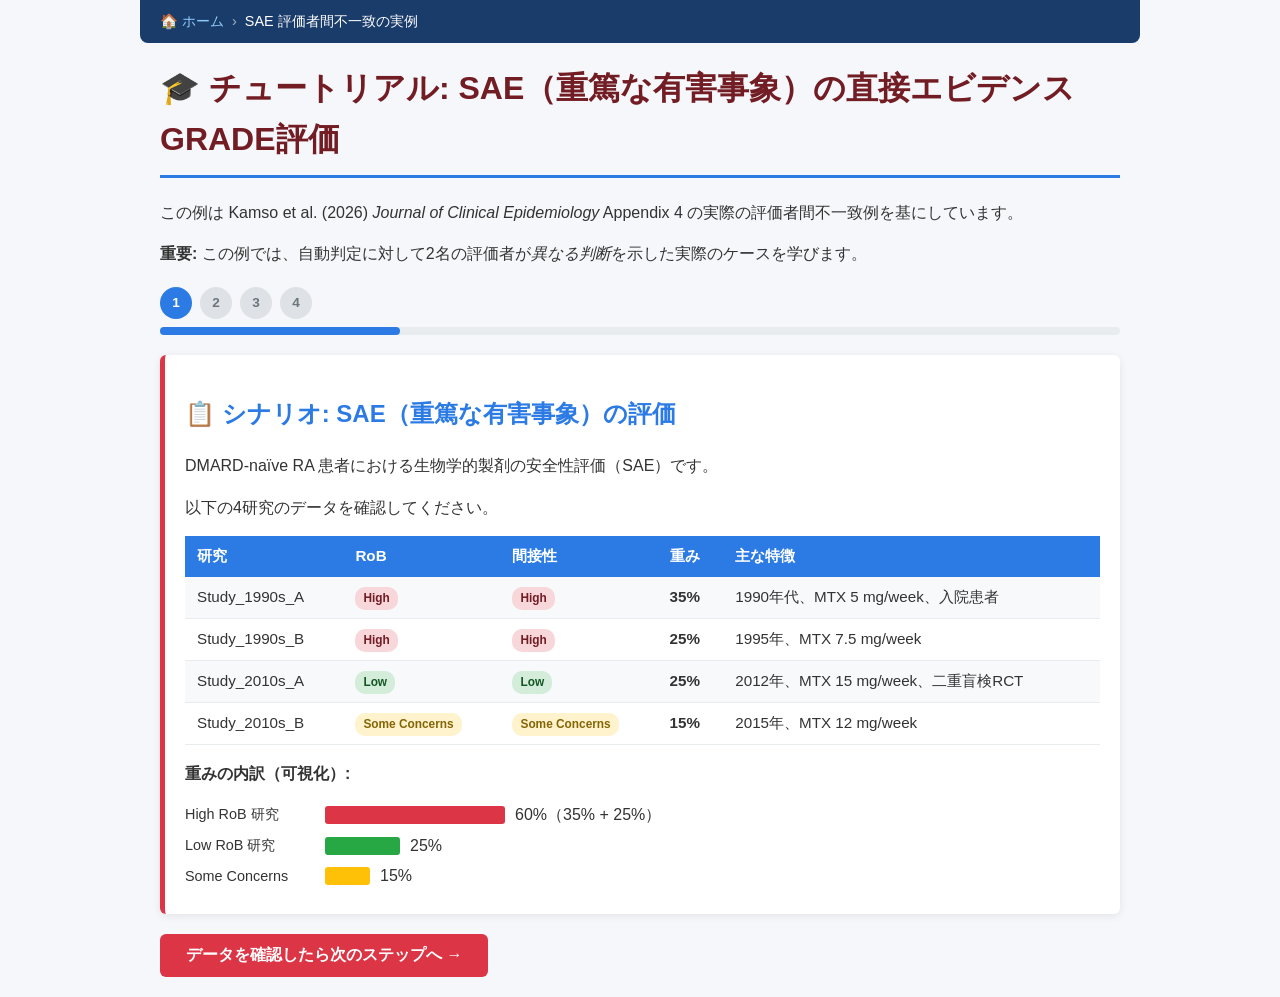
<file: tutorial_sae_direct.html>
<!DOCTYPE html>
<html lang="ja">
<head>
  <meta charset="UTF-8">
  <meta name="viewport" content="width=device-width, initial-scale=1.0">
  <title>SAE 評価者間不一致の実例 | NMA-GRADE チュートリアル</title>
  <link rel="stylesheet" href="css/nma-grade-tutorial.css">
  <style>
    h1 { color: #721c24; }
    .domain-title { color: #dc3545; }
    .rating-btn   { border-color: #dc3545; }
    .rating-btn:hover { background: #dc3545; color: white; }
    .next-btn.primary { background: #dc3545; }
    .next-btn.primary:hover { background: #a71d2a; }
    .algorithm-box {
      background: #fce4e4;
      border: 2px solid #dc3545;
      border-radius: 8px;
      padding: 14px 18px;
      margin: 12px 0;
    }
    .weight-viz { display: flex; align-items: center; gap: 10px; margin: 5px 0; }
    .weight-bar { height: 18px; border-radius: 3px; }
    .weight-bar.high { background: #dc3545; }
    .weight-bar.low  { background: #28a745; }
    .weight-bar.some { background: #ffc107; }
    .rater-table { width: 100%; border-collapse: collapse; margin: 12px 0; font-size: 0.92em; }
    .rater-table th { background: #dc3545; color: white; padding: 8px 12px; text-align: left; }
    .rater-table td { padding: 8px 12px; border-bottom: 1px solid #e9ecef; vertical-align: top; }
    .rater-table tr:nth-child(even) td { background: #fdf5f5; }
    .quote-box {
      background: #fff8f0;
      border-left: 4px solid #fd7e14;
      padding: 12px 16px;
      margin: 12px 0;
      border-radius: 0 6px 6px 0;
      font-style: italic;
    }
  </style>
</head>
<body>

<h1>🎓 チュートリアル: SAE（重篤な有害事象）の直接エビデンスGRADE評価</h1>
<p>この例は Kamso et al. (2026) <em>Journal of Clinical Epidemiology</em> Appendix 4 の実際の評価者間不一致例を基にしています。</p>
<p><strong>重要:</strong> この例では、自動判定に対して2名の評価者が<em>異なる判断</em>を示した実際のケースを学びます。</p>

<div class="step-indicator" id="stepIndicator">
  <div class="step active" id="step1">1</div>
  <div class="step pending" id="step2">2</div>
  <div class="step pending" id="step3">3</div>
  <div class="step pending" id="step4">4</div>
</div>
<div class="progress-bar">
  <div class="progress-fill" id="progressFill" style="width:25%"></div>
</div>

<!-- ========== STEP 1: データ確認 ========== -->
<div id="section1">
  <div class="scenario-box" style="border-left-color:#dc3545;">
    <h2>📋 シナリオ: SAE（重篤な有害事象）の評価</h2>
    <p>DMARD-naïve RA 患者における生物学的製剤の安全性評価（SAE）です。</p>
    <p>以下の4研究のデータを確認してください。</p>

    <table class="info-table">
      <tr><th>研究</th><th>RoB</th><th>間接性</th><th>重み</th><th>主な特徴</th></tr>
      <tr>
        <td>Study_1990s_A</td>
        <td><span class="rob-badge rob-high">High</span></td>
        <td><span class="rob-badge rob-high">High</span></td>
        <td><strong>35%</strong></td>
        <td>1990年代、MTX 5 mg/week、入院患者</td>
      </tr>
      <tr>
        <td>Study_1990s_B</td>
        <td><span class="rob-badge rob-high">High</span></td>
        <td><span class="rob-badge rob-high">High</span></td>
        <td><strong>25%</strong></td>
        <td>1995年、MTX 7.5 mg/week</td>
      </tr>
      <tr>
        <td>Study_2010s_A</td>
        <td><span class="rob-badge rob-low">Low</span></td>
        <td><span class="rob-badge rob-low">Low</span></td>
        <td><strong>25%</strong></td>
        <td>2012年、MTX 15 mg/week、二重盲検RCT</td>
      </tr>
      <tr>
        <td>Study_2010s_B</td>
        <td><span class="rob-badge rob-some">Some Concerns</span></td>
        <td><span class="rob-badge rob-some">Some Concerns</span></td>
        <td><strong>15%</strong></td>
        <td>2015年、MTX 12 mg/week</td>
      </tr>
    </table>

    <p><strong>重みの内訳（可視化）:</strong></p>
    <div class="weight-viz">
      <span style="width:130px; font-size:0.9em;">High RoB 研究</span>
      <div class="weight-bar high" style="width:180px;"></div>
      <span>60%（35% + 25%）</span>
    </div>
    <div class="weight-viz">
      <span style="width:130px; font-size:0.9em;">Low RoB 研究</span>
      <div class="weight-bar low" style="width:75px;"></div>
      <span>25%</span>
    </div>
    <div class="weight-viz">
      <span style="width:130px; font-size:0.9em;">Some Concerns</span>
      <div class="weight-bar some" style="width:45px;"></div>
      <span>15%</span>
    </div>
  </div>

  <button class="next-btn primary" style="display:block;" onclick="showSection(2)">
    データを確認したら次のステップへ →
  </button>
</div>

<!-- ========== STEP 2: 自動アルゴリズム ========== -->
<div id="section2" style="display:none;">
  <div class="domain-card">
    <div class="domain-title">⚠️ ステップ2: 自動アルゴリズムの計算</div>

    <div class="algorithm-box">
      <strong>🤖 バイアスリスク（RoB）の自動判定ルール（Table 1 より）:</strong><br><br>
      High RoB の累積重み<br>
      = Study_1990s_A（35%）+ Study_1990s_B（25%）= <strong>60%</strong><br><br>
      閾値: High RoB の累積重みが <strong>50% 超</strong> → Very Serious（2段階ダウングレード）<br><br>
      → 自動判定（RoB）: <strong style="color:#721c24;">Very Serious</strong>
    </div>

    <div class="algorithm-box" style="margin-top:12px;">
      <strong>🤖 間接性の自動判定ルール:</strong><br><br>
      High indirectness の累積重み<br>
      = Study_1990s_A（35%）+ Study_1990s_B（25%）= <strong>60%</strong>（50% 超）<br><br>
      → 自動判定（間接性）: <strong style="color:#721c24;">Serious（1段階ダウングレード）</strong><br>
      ※ 間接性ドメインはより保守的なルールを適用（Table 1）
    </div>

    <p><strong>❓ 質問1:</strong> RoB の自動判定結果は何ですか？</p>
    <button class="rating-btn" onclick="q1(this,'very_serious')">Very Serious（2段階）</button>
    <button class="rating-btn" onclick="q1(this,'serious')">Serious（1段階）</button>
    <button class="rating-btn" onclick="q1(this,'some_concerns')">Some Concerns</button>
    <button class="rating-btn" onclick="q1(this,'not_serious')">Not Serious</button>

    <div id="q1fb" class="feedback"></div>
    <button class="next-btn primary" id="nxt2" onclick="showSection(3)">次のステップへ →</button>
  </div>
</div>

<!-- ========== STEP 3: 評価者の判断比較 ========== -->
<div id="section3" style="display:none;">
  <div class="domain-card">
    <div class="domain-title">👥 ステップ3: 評価者の判断比較（Appendix 4 実際のデータ）</div>

    <p>2名の評価者（GlenとSam）が独立してGRADE評価を行いました。以下がその比較です。</p>

    <table class="rater-table">
      <tr>
        <th>評価者</th>
        <th>RoB</th>
        <th>間接性</th>
        <th>不一致性</th>
        <th>総合評価</th>
        <th>コメント・根拠</th>
      </tr>
      <tr>
        <td><strong>自動判定</strong></td>
        <td>Serious</td>
        <td><span class="rob-badge rob-high">Serious</span></td>
        <td>Not serious</td>
        <td><span class="grade-low">Low</span></td>
        <td>アルゴリズムによる機械的判定</td>
      </tr>
      <tr style="background:#f0fff4;">
        <td><strong>Glen</strong></td>
        <td>Serious</td>
        <td><span class="rob-badge rob-some">Some Concerns ✏️</span></td>
        <td>Not serious</td>
        <td><span class="grade-moderate">Moderate</span></td>
        <td>間接性を修正：Low indirectness 試験の点推定値と近似</td>
      </tr>
      <tr style="background:#fff8f0;">
        <td><strong>Sam</strong></td>
        <td>Serious</td>
        <td><span class="rob-badge rob-high">Serious</span></td>
        <td>Not serious</td>
        <td><span class="grade-low">Low</span></td>
        <td>自動判定を維持：60%が1990年代試験、MTX低用量はSAEに影響しうる</td>
      </tr>
      <tr style="background:#e8f0fe;">
        <td><strong>最終合意</strong></td>
        <td>Serious</td>
        <td><span class="rob-badge rob-high">Serious</span></td>
        <td>Not serious</td>
        <td><span class="grade-low"><strong>Low</strong></span></td>
        <td>Sam の意見を採用、自動判定を維持</td>
      </tr>
    </table>

    <p><strong>Glenのコメント（原文）:</strong></p>
    <div class="quote-box">
      "On the fence too… I thought the point estimates were similar to the study with low indirectness, although one could argue the opposite."
    </div>

    <p><strong>Samのコメント（原文）:</strong></p>
    <div class="quote-box">
      "Not convinced that I can see a strong rationale for modifying the indirectness rating – 60% of the weight comes from studies from the 1990s that were rated as 'high' for indirectness (presumably due to low doses of MTX, which could plausibly impact incidence of SAEs). So my preference would be to stay with 'Serious' for Indirectness."
    </div>

    <p><strong>❓ 質問2:</strong> Glen が間接性を「Some Concerns」に変更した根拠として最も適切なものはどれですか？</p>
    <button class="rating-btn" onclick="q2(this,'a')">点推定値が Low indirectness 試験と近似していたため</button>
    <button class="rating-btn" onclick="q2(this,'b')">High indirectness 試験の重みが 50% 未満だったため</button>
    <button class="rating-btn" onclick="q2(this,'c')">SAE は間接性の影響を受けないため</button>
    <button class="rating-btn" onclick="q2(this,'d')">アルゴリズムに計算ミスがあったため</button>

    <div id="q2fb" class="feedback"></div>
    <button class="next-btn primary" id="nxt3" onclick="showSection(4)">次のステップへ →</button>
  </div>
</div>

<!-- ========== STEP 4: 批判的思考 ========== -->
<div id="section4" style="display:none;">
  <div class="domain-card">
    <div class="domain-title">🤔 ステップ4: 批判的思考 — なぜ Sam の判断が採用されたか？</div>

    <p>Glen は確実性を Low → Moderate に上げようとしましたが、Sam はそれに反対し、最終的に Low で合意されました。</p>

    <div style="background:#e3f2fd; border:1px solid #2c7be5; padding:14px; border-radius:6px; margin:12px 0;">
      <strong>📌 重要な対比:</strong><br><br>
      <strong>Glen の論理:</strong> 点推定値が近似 → 実質的な間接性の影響は小さい → Some Concerns<br><br>
      <strong>Sam の論理:</strong> 60% の重みを持つ1990年代試験はMTX低用量 → MTX低用量はSAE発生率に影響しうる
      → アウトカム特異的な考察が必要 → Serious を維持
    </div>

    <div style="background:#fff3cd; border:1px solid #ffc107; padding:14px; border-radius:6px; margin:12px 0;">
      <strong>💡 ポイント:</strong><br>
      HAQ-DI（身体機能）と SAE（重篤有害事象）では、MTX低用量の影響が<strong>異なる可能性</strong>があります。<br>
      ・HAQ-DI: MTX用量が身体機能に与える影響は相対的に小さい可能性<br>
      ・SAE: MTX低用量により免疫抑制が不十分 → SAE発生パターンが現代と異なる可能性
    </div>

    <p><strong>❓ 質問3:</strong> この例から学べる最も重要な教訓はどれですか？</p>
    <button class="rating-btn" onclick="q3(this,'a')">自動判定は常に正しいので変更すべきでない</button>
    <button class="rating-btn" onclick="q3(this,'b')">点推定値の類似性は根拠になるが、アウトカム特異的な考察も必要</button>
    <button class="rating-btn" onclick="q3(this,'c')">評価者間の不一致は常に中間値を取るべき</button>
    <button class="rating-btn" onclick="q3(this,'d')">より楽観的な判断を優先すべき</button>

    <div id="q3fb" class="feedback"></div>
  </div>

  <div class="completion-box" id="completeSAE">
    <h2>✅ チュートリアル完了！</h2>
    <p><strong>SAE 評価の重要なポイント:</strong></p>
    <ul>
      <li>SAE は MTX 用量に影響される可能性があり、間接性評価が特に重要</li>
      <li>点推定値の類似性という根拠は重要だが、アウトカム特異的な考察も必要</li>
      <li>自動判定への修正は「変更理由の説得力」が評価される — 60% の重みを持つ高間接性研究の影響は無視しにくい</li>
      <li>最終的にはより<strong>保守的な判断</strong>（Low）が採用された</li>
      <li>GRADEは機械的な適用ではなく、<strong>専門的判断との組み合わせ</strong>が重要</li>
    </ul>
    <p style="margin-top:16px;">
      <a href="tutorial_indirect_acr50.html" class="start-btn">次の例: ACR50 間接・NMA評価 →</a>
    </p>
  </div>
</div>

<script src="js/common.js"></script>
<script src="js/progress.js"></script>
<script>
function showSection(n) {
  for (var i = 1; i <= 4; i++) {
    var sec  = document.getElementById('section' + i);
    var step = document.getElementById('step' + i);
    if (sec)  sec.style.display = (i === n) ? 'block' : 'none';
    if (step) step.className = 'step ' + (i < n ? 'completed' : i === n ? 'active' : 'pending');
  }
  document.getElementById('progressFill').style.width = (n * 25) + '%';
  window.scrollTo(0, 100);
}

function q1(btn, answer) {
  document.querySelectorAll('#section2 .rating-btn').forEach(function(b) { b.className = 'rating-btn'; });
  var fb = document.getElementById('q1fb');
  if (answer === 'very_serious') {
    btn.className = 'rating-btn correct';
    fb.className  = 'feedback correct';
    fb.innerHTML  = '✅ 正解！High RoB の累積重みが 60%（>50%）のため、アルゴリズムは Very Serious（2段階ダウングレード）と判定します。ただし実際のAppendix 4では「Serious」と記載されており、レビュー固有の調整が加えられています。';
  } else if (answer === 'serious') {
    btn.className = 'rating-btn incorrect';
    fb.className  = 'feedback incorrect';
    fb.innerHTML  = '⚠️ 惜しいですが、純粋なアルゴリズムでは High RoB 累積重み 60%（>50%）から Very Serious が導かれます。ただし実際の論文では Serious として記録されており、レビュー固有の判断が加えられています。';
  } else {
    btn.className = 'rating-btn incorrect';
    fb.className  = 'feedback incorrect';
    fb.innerHTML  = '❌ High RoB 累積重みが 60%（>50% の閾値を超える）ため、Very Serious が自動判定です。ルールを再確認してください。';
  }
  fb.style.display = 'block';
  document.getElementById('nxt2').style.display = 'inline-block';
}

function q2(btn, answer) {
  document.querySelectorAll('#section3 .rating-btn').forEach(function(b) { b.className = 'rating-btn'; });
  var fb = document.getElementById('q2fb');
  if (answer === 'a') {
    btn.className = 'rating-btn correct';
    fb.className  = 'feedback correct';
    fb.innerHTML  = '✅ 正解！Glen のコメント（"point estimates were similar to the study with low indirectness"）が示す通り、Low indirectness 試験との点推定値の近似性が根拠でした。これはGRADE原則の「judicious consideration」の具体的な適用例です。';
  } else {
    btn.className = 'rating-btn incorrect';
    fb.className  = 'feedback incorrect';
    fb.innerHTML  = '❌ 実際のコメントによると、Glen の主な根拠は「Low indirectness 試験との点推定値の類似性」でした。High indirectness 研究の重みは 60%（>50%）であり、閾値未満というわけではありません。';
  }
  fb.style.display = 'block';
  document.getElementById('nxt3').style.display = 'inline-block';
}

function q3(btn, answer) {
  document.querySelectorAll('#section4 .rating-btn').forEach(function(b) { b.className = 'rating-btn'; });
  var fb = document.getElementById('q3fb');
  if (answer === 'b') {
    btn.className = 'rating-btn correct';
    fb.className  = 'feedback correct';
    fb.innerHTML  = '✅ 正解！この例の核心は、点推定値の類似性という根拠は重要ですが、SAE に対する MTX 低用量の影響という<strong>アウトカム特異的な考察</strong>を加えることで、より根拠のある判断が可能という点です。Sam のコメントがそれを明確に示しています。';
    document.getElementById('completeSAE').style.display = 'block';
    NMAProgress.markCompleted('tutorial_sae_direct');
  } else {
    btn.className = 'rating-btn incorrect';
    fb.className  = 'feedback incorrect';
    fb.innerHTML  = '❌ この例では、点推定値の類似性という根拠と、SAE への MTX 用量影響という専門的考察の<strong>バランス</strong>が重要でした。自動判定は参照点ですが、アウトカム特異的な判断が最終決定に重要な役割を果たします。';
  }
  fb.style.display = 'block';
}
</script>

</body>
</html>
</file>
<file: css/nma-grade-tutorial.css>
/* ===================================
   NMA-GRADE Tutorial 共通スタイル
   ファイル: assets/css/nma-grade-tutorial.css
   =================================== */

/* --- 基本レイアウト --- */
body {
  font-family: 'Segoe UI', 'Helvetica Neue', Arial, sans-serif;
  max-width: 960px;
  margin: 0 auto;
  padding: 20px;
  background: #f5f7fa;
  color: #333;
  line-height: 1.6;
}

/* --- サイトナビゲーション（共通ヘッダー） --- */
.site-nav {
  background: #1a3c6b;
  color: white;
  padding: 10px 20px;
  margin: -20px -20px 20px -20px;
  border-radius: 0 0 8px 8px;
  display: flex;
  align-items: center;
  gap: 8px;
  font-size: 0.9em;
}

.site-nav a {
  color: #90caf9;
  text-decoration: none;
}

.site-nav a:hover {
  color: white;
  text-decoration: underline;
}

/* --- 見出し --- */
h1 {
  border-bottom: 3px solid #2c7be5;
  padding-bottom: 10px;
  margin-top: 20px;
}

h2 {
  color: #2c7be5;
}

/* --- シナリオボックス --- */
.scenario-box {
  background: #fff;
  border-left: 5px solid #2c7be5;
  padding: 20px;
  margin: 20px 0;
  border-radius: 6px;
  box-shadow: 0 2px 8px rgba(0,0,0,0.08);
}

/* --- ドメインカード --- */
.domain-card {
  background: #fff;
  border: 1px solid #dee2e6;
  border-radius: 8px;
  padding: 16px;
  margin: 12px 0;
  box-shadow: 0 1px 4px rgba(0,0,0,0.05);
}

.domain-title {
  font-weight: bold;
  font-size: 1.1em;
  margin-bottom: 8px;
  color: #1a3c6b;
}

/* --- 自動判定バッジ --- */
.automated-badge {
  background: #e3f2fd;
  color: #1565c0;
  padding: 4px 10px;
  border-radius: 12px;
  font-size: 0.82em;
  font-weight: bold;
  margin-left: 8px;
  vertical-align: middle;
}

/* --- テーブル --- */
.info-table {
  width: 100%;
  border-collapse: collapse;
  margin: 12px 0;
  font-size: 0.95em;
}

.info-table th {
  background: #2c7be5;
  color: white;
  padding: 8px 12px;
  text-align: left;
}

.info-table td {
  padding: 8px 12px;
  border-bottom: 1px solid #e9ecef;
  vertical-align: middle;
}

.info-table tr:nth-child(even) td {
  background: #f8f9fa;
}

/* --- RoBバッジ --- */
.rob-badge {
  padding: 2px 8px;
  border-radius: 10px;
  font-size: 0.78em;
  font-weight: bold;
  white-space: nowrap;
  display: inline-block;
}

.rob-low    { background: #d4edda; color: #155724; }
.rob-some   { background: #fff3cd; color: #856404; }
.rob-high   { background: #f8d7da; color: #721c24; }

/* --- GRADEラベル --- */
.grade-high     { background: #d4edda; color: #155724; font-weight: bold; padding: 3px 8px; border-radius: 4px; display: inline-block; }
.grade-moderate { background: #cce5ff; color: #004085; font-weight: bold; padding: 3px 8px; border-radius: 4px; display: inline-block; }
.grade-low      { background: #fff3cd; color: #856404; font-weight: bold; padding: 3px 8px; border-radius: 4px; display: inline-block; }
.grade-vlow     { background: #f8d7da; color: #721c24; font-weight: bold; padding: 3px 8px; border-radius: 4px; display: inline-block; }

/* --- 選択ボタン --- */
.rating-btn {
  padding: 10px 18px;
  margin: 5px;
  border: 2px solid #2c7be5;
  border-radius: 6px;
  background: white;
  cursor: pointer;
  font-size: 0.92em;
  transition: all 0.2s ease;
  display: inline-block;
}

.rating-btn:hover   { background: #2c7be5; color: white; }
.rating-btn.correct { background: #28a745; color: white; border-color: #28a745; }
.rating-btn.incorrect { background: #dc3545; color: white; border-color: #dc3545; }

/* --- フィードバックボックス --- */
.feedback {
  padding: 14px;
  border-radius: 6px;
  margin-top: 12px;
  display: none;
  line-height: 1.6;
}

.feedback.correct {
  background: #d4edda;
  border: 1px solid #c3e6cb;
  color: #155724;
}

.feedback.incorrect {
  background: #f8d7da;
  border: 1px solid #f5c6cb;
  color: #721c24;
}

/* --- 次へボタン --- */
.next-btn {
  padding: 11px 26px;
  border: none;
  border-radius: 6px;
  cursor: pointer;
  font-size: 1em;
  margin-top: 14px;
  display: none;
  font-weight: bold;
  transition: background 0.2s;
}

.next-btn.primary  { background: #2c7be5; color: white; }
.next-btn.primary:hover { background: #1a5cbf; }

/* --- ステップインジケーター --- */
.step-indicator {
  display: flex;
  gap: 8px;
  margin: 20px 0 8px 0;
  flex-wrap: wrap;
}

.step {
  width: 32px;
  height: 32px;
  border-radius: 50%;
  display: flex;
  align-items: center;
  justify-content: center;
  font-weight: bold;
  font-size: 0.85em;
  flex-shrink: 0;
}

.step.active    { background: #2c7be5; color: white; }
.step.completed { background: #28a745; color: white; }
.step.pending   { background: #dee2e6; color: #6c757d; }

/* --- プログレスバー --- */
.progress-bar {
  background: #e9ecef;
  border-radius: 4px;
  height: 8px;
  margin: 4px 0 20px 0;
}

.progress-fill {
  background: #2c7be5;
  border-radius: 4px;
  height: 100%;
  transition: width 0.5s ease;
}

/* --- アルゴリズムボックス --- */
.algorithm-box {
  background: #e8f4fd;
  border: 2px solid #2c7be5;
  border-radius: 8px;
  padding: 14px 18px;
  margin: 12px 0;
}

.algorithm-box ul {
  margin: 8px 0 4px 0;
  padding-left: 20px;
}

/* --- 完了ボックス --- */
.completion-box {
  background: #d4edda;
  border: 2px solid #28a745;
  border-radius: 8px;
  padding: 20px;
  margin: 20px 0;
  display: none;
}

.completion-box h2 { color: #155724; }

/* --- チュートリアルカード（index用） --- */
.tutorial-grid {
  display: grid;
  grid-template-columns: repeat(auto-fill, minmax(280px, 1fr));
  gap: 20px;
  margin: 24px 0;
}

.tutorial-card {
  background: white;
  border: 1px solid #dee2e6;
  border-radius: 10px;
  padding: 20px;
  box-shadow: 0 2px 8px rgba(0,0,0,0.07);
  position: relative;
  transition: box-shadow 0.2s;
}

.tutorial-card:hover { box-shadow: 0 4px 16px rgba(0,0,0,0.13); }

.tutorial-card.completed {
  border-left: 5px solid #28a745;
}

.card-badge {
  display: inline-block;
  background: #fd7e14;
  color: white;
  font-size: 0.75em;
  font-weight: bold;
  padding: 2px 8px;
  border-radius: 10px;
  margin-bottom: 8px;
}

.card-badge.existing { background: #6c757d; }

.tutorial-card h3 { margin: 6px 0 10px 0; color: #1a3c6b; }

.learning-points {
  font-size: 0.88em;
  color: #555;
  padding-left: 18px;
  margin: 8px 0 14px 0;
}

.start-btn {
  display: inline-block;
  background: #2c7be5;
  color: white;
  padding: 8px 20px;
  border-radius: 6px;
  text-decoration: none;
  font-weight: bold;
  font-size: 0.92em;
  transition: background 0.2s;
}

.start-btn:hover { background: #1a5cbf; }

.completed-mark {
  position: absolute;
  top: 14px;
  right: 14px;
  font-size: 1.4em;
}

/* --- レスポンシブ対応 --- */
@media (max-width: 600px) {
  body { padding: 12px; }
  .site-nav { margin: -12px -12px 16px -12px; }
  .tutorial-grid { grid-template-columns: 1fr; }
  .rating-btn { display: block; width: 100%; margin: 5px 0; }
  .info-table { font-size: 0.82em; }
  .info-table th, .info-table td { padding: 6px 8px; }
}
</file>
